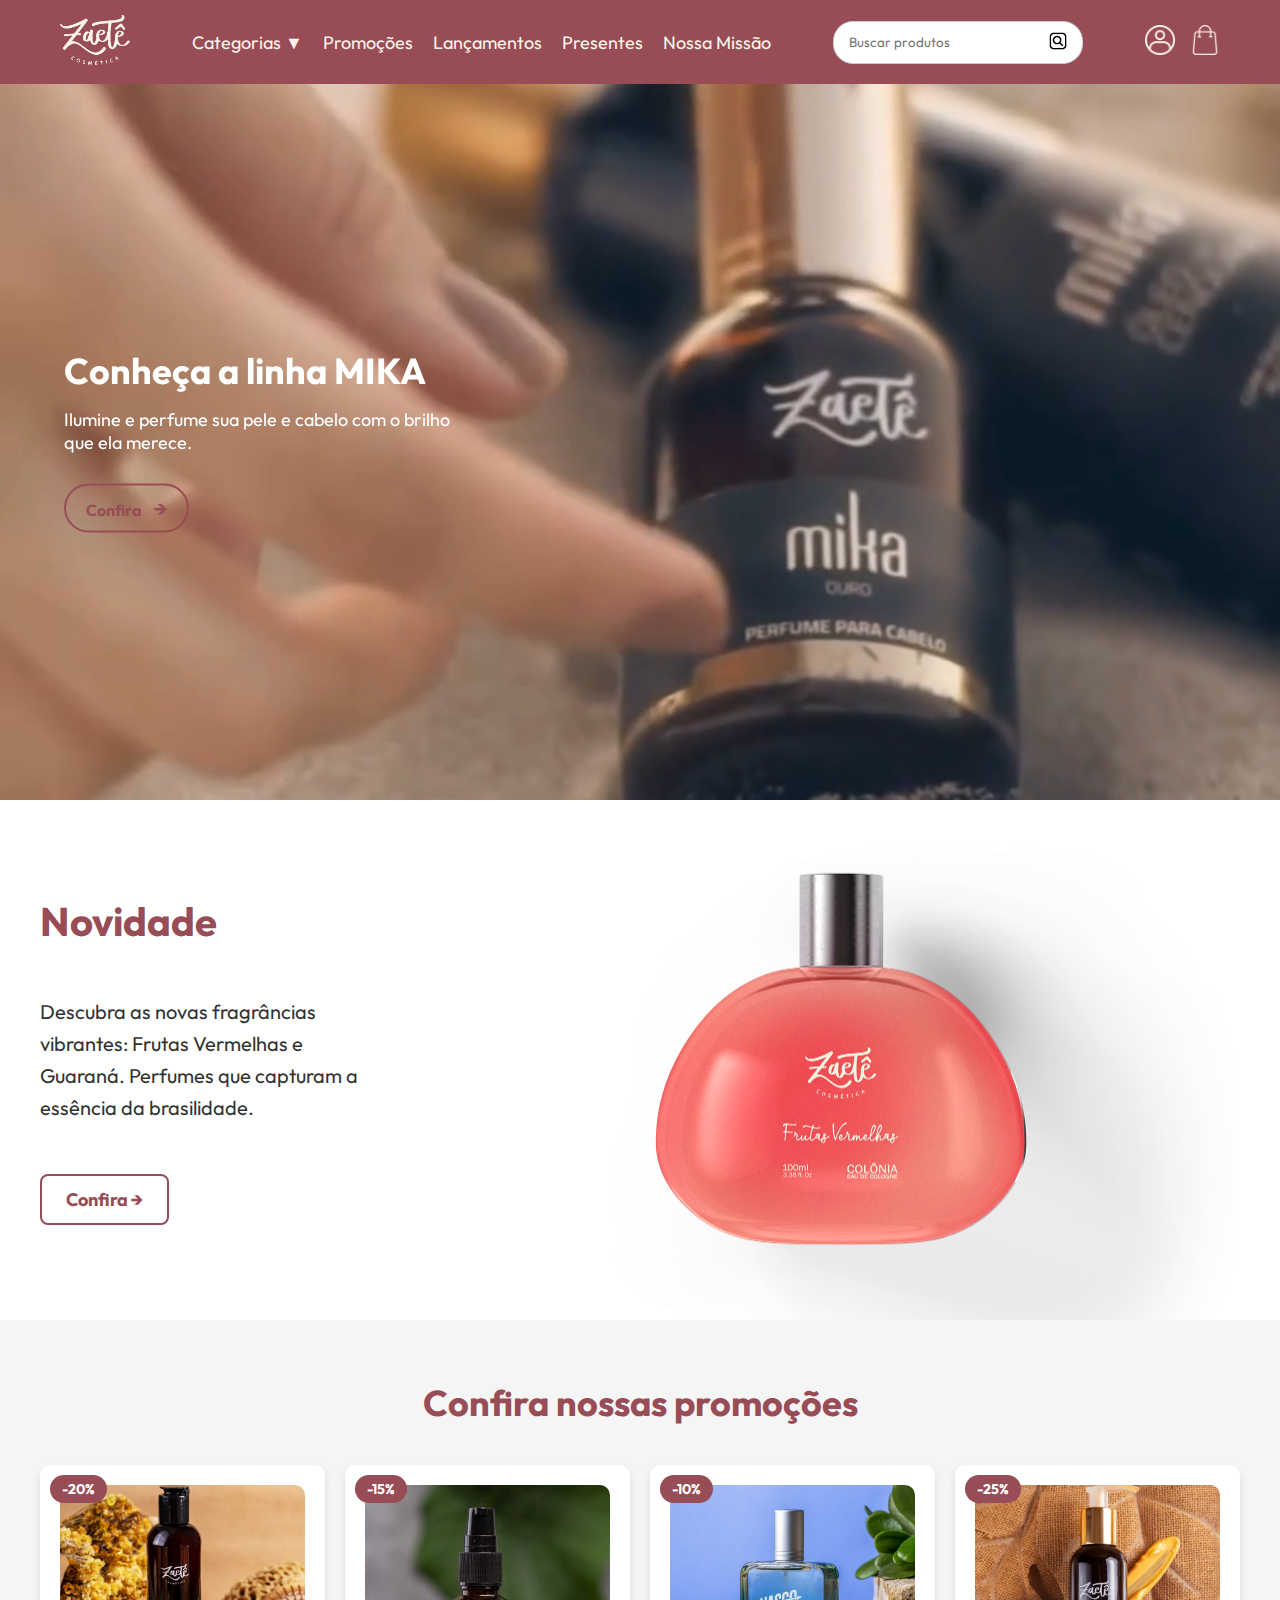
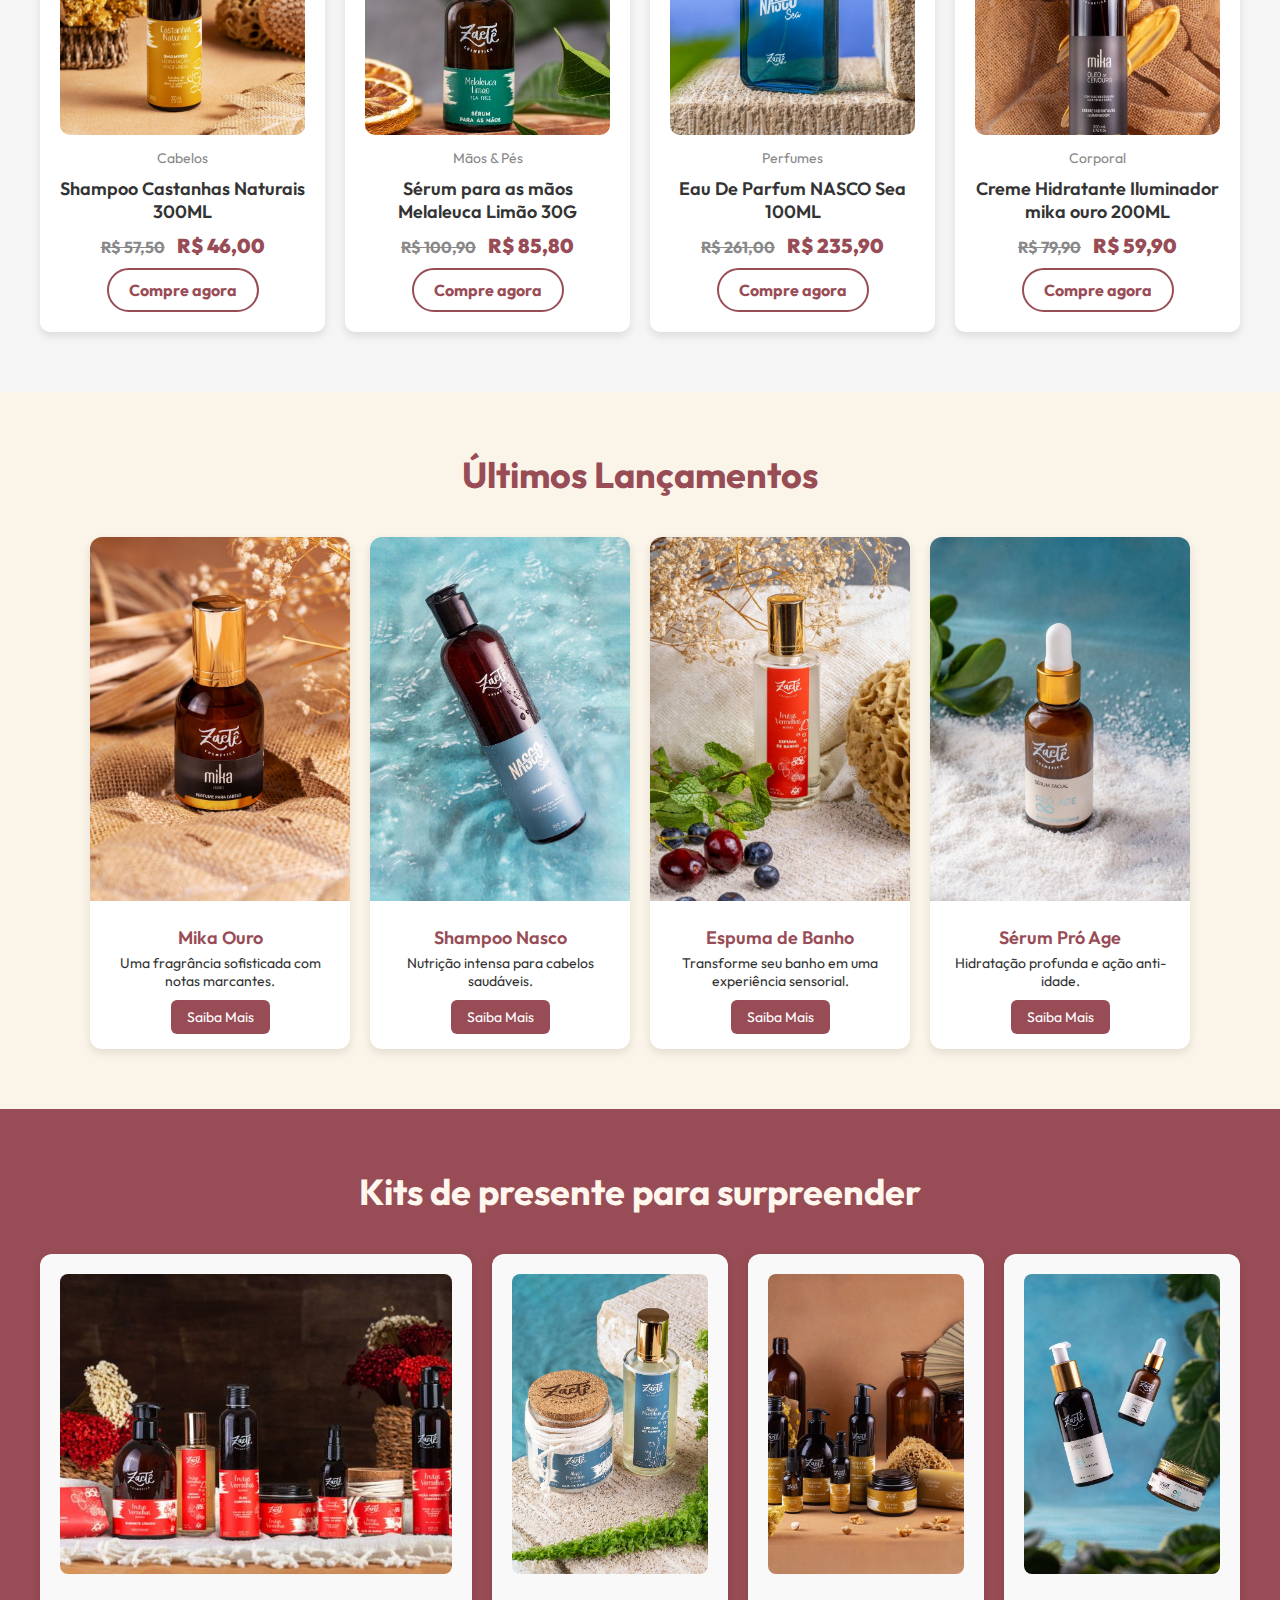
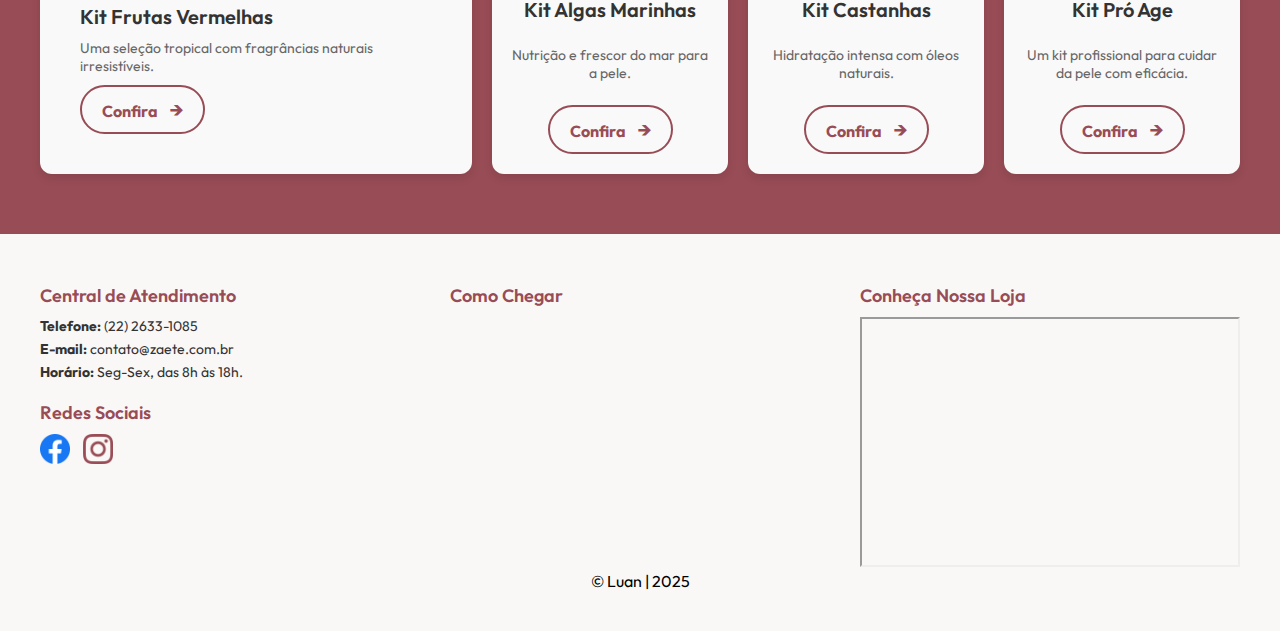
<file: index.html>
<!-- Lembrete: indexar as cores no photoshop, reduzir o PPI pra 71 e em último caso a resolução -->
<!-- <div> é o segredo para diagramar o site, separando por id e class (condições que aparecem em vários lugares diferentes) -->

<!DOCTYPE html>
<html lang="pt-br">
<head>
    <meta charset="UTF-8">
    <meta name="viewport" content="width=device-width, initial-scale=1.0">
    <title>Zaetê Cosmética</title>
    <link rel="icon" href="Imagens/logo-branco-transparente.png">

    <link rel="stylesheet" href="estilo.css">

    <link rel="preconnect" href="https://fonts.googleapis.com">
    <link rel="preconnect" href="https://fonts.gstatic.com" crossorigin>
    <link href="https://fonts.googleapis.com/css2?family=Outfit:wght@100..900&display=swap" rel="stylesheet">
</head>

<body>

    <header>
        <nav>
            <div class="nav-container">
                <!-- Logo -->
                <div class="logo-topo">
                    <a href="index.html">
                        <img src="Imagens/logo-branco-transparente.png" alt="Logo">
                        </a>
                </div>
        
                <!-- Links do Menu -->
                <div class="menu">
                    <div class="dropdown">
                        <a href="#" id="categorias-toggle">Categorias ▼</a>
                        <ul class="submenu" id="submenu">
                            <li><a href="#">Cabelos</a></li>
                            <li><a href="#">Mãos & Pés</a></li>
                            <li><a href="#">Perfumes</a></li>
                            <li><a href="#">Corporal</a></li>
                        </ul>
                    </div>
                    <a href="#promocoes">Promoções</a>
                    <a href="#ultimos-lancamentos">Lançamentos</a>
                    <a href="#kits-presente">Presentes</a>
                    <a href="tabela.html" target="_blank">Nossa Missão</a>
                </div>
        
                <!-- Barra de Pesquisa -->
                <div class="search-container">
                    <input type="text" class="search-bar" placeholder="Buscar produtos">
                    <button class="search-button">
                        <img src="Imagens/Lupa.png" alt="Buscar">
                    </button>
                </div>
        
                <!-- Ícones -->
                <div class="icons">
                    <a href="cadastro.html" target="_blank">
                        <img src="Imagens/Perfil.png" alt="Perfil">
                    </a>
                    <a href="#">
                        <img src="Imagens/Sacola.png" alt="Sacola">
                    </a>
                </div>
            </div>
        </nav>
        
    </header>

    <section class="video-container">
        <video autoplay loop muted>
            <source src="Vídeo/Mika (online-video-cutter.com).mp4" type="video/mp4">
        </video>
        <div class="texto-mika">
            <h1>Conheça a linha MIKA</h1>
            <p>Ilumine e perfume sua pele e cabelo com o brilho que ela merece.</p>
            <a href="galeria.html" target="_blank" class="botao-confira">Confira</a>
        </div>
    </section>

    <section id="novidade">
        <div class="novidade-container">
            <div class="novidade-texto">
                <h2>Novidade</h2>
                <p>Descubra as novas fragrâncias vibrantes: Frutas Vermelhas e Guaraná. Perfumes que capturam a essência da brasilidade.</p>
                <a href="#" class="botao-novidade">Confira →</a>
            </div>
            <div class="novidade-imagem">
                <img id="imagem-novidade" src="Produtos/Novidade/Frasco Frutas Vermelhas (sem fundo).png" alt="Perfume Frutas Vermelhas">
            </div>
        </div>
    </section>    
    
    <!-- <div id="novidades">
        <div class="conteudo">
            <div class="texto">
                <h1>Novidade</h1>
                <p>
                    Descubra as novas fragrâncias que conectam você com à brasilidade 
                    <br>
                    do nosso Guaraná e a doçura envolvente das Frutas Vermelhas. 
                </p>
                <a href="#" class="botao">Compre agora</a>
            </div>
            <div class="frutas-vermelhas-direita">
                <img src="Imagens/Frutas Vermelhas.png" alt="Frutas Vermelhas" width="400px">
            </div>
        </div>
    </div> -->

    <section id="promocoes">
        <h2>Confira nossas promoções</h2>
        <div class="grid-produtos">
            <div class="produto">
                <span class="desconto">-20%</span>
                <img src="Produtos/castanhas-naturais.jpg" alt="">
                <p class="categoria">Cabelos</p>
                <h3>Shampoo Castanhas Naturais 300ML</h3>
                <p class="preco"><s>R$ 57,50</s> <strong>R$ 46,00</strong></p>
                <a href="#" class="botao-compra">Compre agora</a>
            </div>
            <div class="produto">
                <span class="desconto">-15%</span>
                <img src="Produtos/melaleuca-limao.jpg" alt="">
                <p class="categoria">Mãos & Pés</p>
                <h3>Sérum para as mãos Melaleuca Limão 30G</h3>
                <p class="preco"><s>R$ 100,90</s> <strong>R$ 85,80</strong></p>
                <a href="#" class="botao-compra">Compre agora</a>
            </div>
            <div class="produto">
                <span class="desconto">-10%</span>
                <img src="Produtos/nasco-sea.jpg" alt="">
                <p class="categoria">Perfumes</p>
                <h3>Eau De Parfum NASCO Sea 100ML</h3>
                <p class="preco"><s>R$ 261,00</s> <strong>R$ 235,90</strong></p>
                <a href="#" class="botao-compra">Compre agora</a>
            </div>
            <div class="produto">
                <span class="desconto">-25%</span>
                <img src="Produtos/oleo-de-cenoura.jpg" alt="">
                <p class="categoria">Corporal</p>
                <h3>Creme Hidratante Iluminador mika ouro 200ML</h3>
                <p class="preco"><s>R$ 79,90</s> <strong>R$ 59,90</strong></p>
                <a href="#" class="botao-compra">Compre agora</a>
            </div>
        </div>
    </section> 

<section id="ultimos-lancamentos">
    <h2>Últimos Lançamentos</h2>
    <div class="lancamentos-container">
        <div class="lancamento-item">
            <img src="Produtos/ultimos-lançamentos/mika-ouro.jpg" alt="Mika Ouro">
            <div class="lancamento-info">
                <h3>Mika Ouro</h3>
                <p>Uma fragrância sofisticada com notas marcantes.</p>
                <a href="#" class="botao-lancamento">Saiba Mais</a>
            </div>
        </div>
        <div class="lancamento-item">
            <img src="Produtos/ultimos-lançamentos/nasco-shampoo.jpg" alt="Shampoo Nasco">
            <div class="lancamento-info">
                <h3>Shampoo Nasco</h3>
                <p>Nutrição intensa para cabelos saudáveis.</p>
                <a href="#" class="botao-lancamento">Saiba Mais</a>
            </div>
        </div>
        <div class="lancamento-item">
            <img src="Produtos/ultimos-lançamentos/fv-espuma-de-banho.jpg" alt="Espuma de Banho">
            <div class="lancamento-info">
                <h3>Espuma de Banho</h3>
                <p>Transforme seu banho em uma experiência sensorial.</p>
                <a href="#" class="botao-lancamento">Saiba Mais</a>
            </div>
        </div>
        <div class="lancamento-item">
            <img src="Produtos/ultimos-lançamentos/sérum-pró-age.jpg" alt="Sérum Pró Age">
            <div class="lancamento-info">
                <h3>Sérum Pró Age</h3>
                <p>Hidratação profunda e ação anti-idade.</p>
                <a href="#" class="botao-lancamento">Saiba Mais</a>
            </div>
        </div>
    </div>
</section>

<section id="kits-presente">
    <h2>Kits de presente para surpreender</h2>
    <div class="grid-kits">
        <div class="kit kit-horizontal">
            <img src="Produtos/kit-presente/kit-frutas.jpg" alt="Kit Frutas">
            <div class="info-kit">
                <h3>Kit Frutas Vermelhas</h3>
                <p>Uma seleção tropical com fragrâncias naturais irresistíveis.</p>
                <a href="#" class="botao-confira">Confira</a>
            </div>
        </div>
        <div class="kit">
            <img src="Produtos/kit-presente/kit-algas.jpg" alt="Kit Algas">
            <h3>Kit Algas Marinhas</h3>
            <p>Nutrição e frescor do mar para a pele.</p>
            <a href="#" class="botao-confira">Confira</a>
        </div>
        <div class="kit">
            <img src="Produtos/kit-presente/kit-castanhas.jpg" alt="Kit Castanhas">
            <h3>Kit Castanhas</h3>
            <p>Hidratação intensa com óleos naturais.</p>
            <a href="#" class="botao-confira">Confira</a>
        </div>
        <div class="kit">
            <img src="Produtos/kit-presente/kit-pró.jpg" alt="Kit Pró">
            <h3>Kit Pró Age</h3>
            <p>Um kit profissional para cuidar da pele com eficácia.</p>
            <a href="#" class="botao-confira">Confira</a>
        </div>
    </div>
</section>

<div class="footer-index">
    <footer>
        <div class="footer-container">
    
            <!-- Coluna 1: Central de Atendimento + Redes Sociais -->
            <div class="footer-col">
                <h3>Central de Atendimento</h3>
                <p><strong>Telefone:</strong> (22) 2633-1085</p>
                <p><strong>E-mail:</strong> contato@zaete.com.br</p>
                <p><strong>Horário:</strong> Seg-Sex, das 8h às 18h.</p>
    
                <div class="social-section">
                    <h3>Redes Sociais</h3>
                    <div class="social-icons">
                        <a href="https://www.facebook.com/zaetecosmetica/" target="_blank"><img src="footer/facebook.png" alt="Facebook" width="30px"></a>
                        <a href="https://www.instagram.com/zaetecosmetica/" target="_blank"><img src="footer/instagram.png" alt="Instagram" width="30px"></a>
                    </div>
                </div>
            </div>
    
            <!-- Coluna 2: Mapa -->
            <div class="footer-col">
                <h3>Como Chegar</h3>
                <iframe src="https://www.google.com/maps/embed?pb=!1m18!1m12!1m3!1d3679.2636988174404!2d-41.887875799999996!3d-22.7555931!2m3!1f0!2f0!3f0!3m2!1i1024!2i768!4f13.1!3m3!1m2!1s0x9655724fd6b1a7%3A0xb1e6f4911f545d3e!2sR.%20das%20Pedras%2C%20116%20-%20Lot.%20Triangulo%20de%20Buzios%2C%20B%C3%BAzios%20-%20RJ%2C%2028950-000!5e0!3m2!1spt-BR!2sbr!4v1742342977956!5m2!1spt-BR!2sbr"
                width="100%" height="200" style="border:0;" allowfullscreen="" loading="lazy">
                </iframe>
            </div>
    
            <!-- Coluna 3: Vídeo do YouTube Shorts -->
            <div class="footer-col">
                <h3>Conheça Nossa Loja</h3>
                <iframe 
                    width="100%" height="250" 
                    src="https://www.youtube.com/embed/mlQuRMGg0PY?controls=1" 
                    title="YouTube Shorts"
                    allowfullscreen>
                </iframe>
            </div>
        </div>

        <div class="footer-luan">
            <p>&copy; Luan | 2025</p>  
        </div>        
        
    </footer>
</div>  

<script src="script.js"></script>

</body>
</html>
</file>
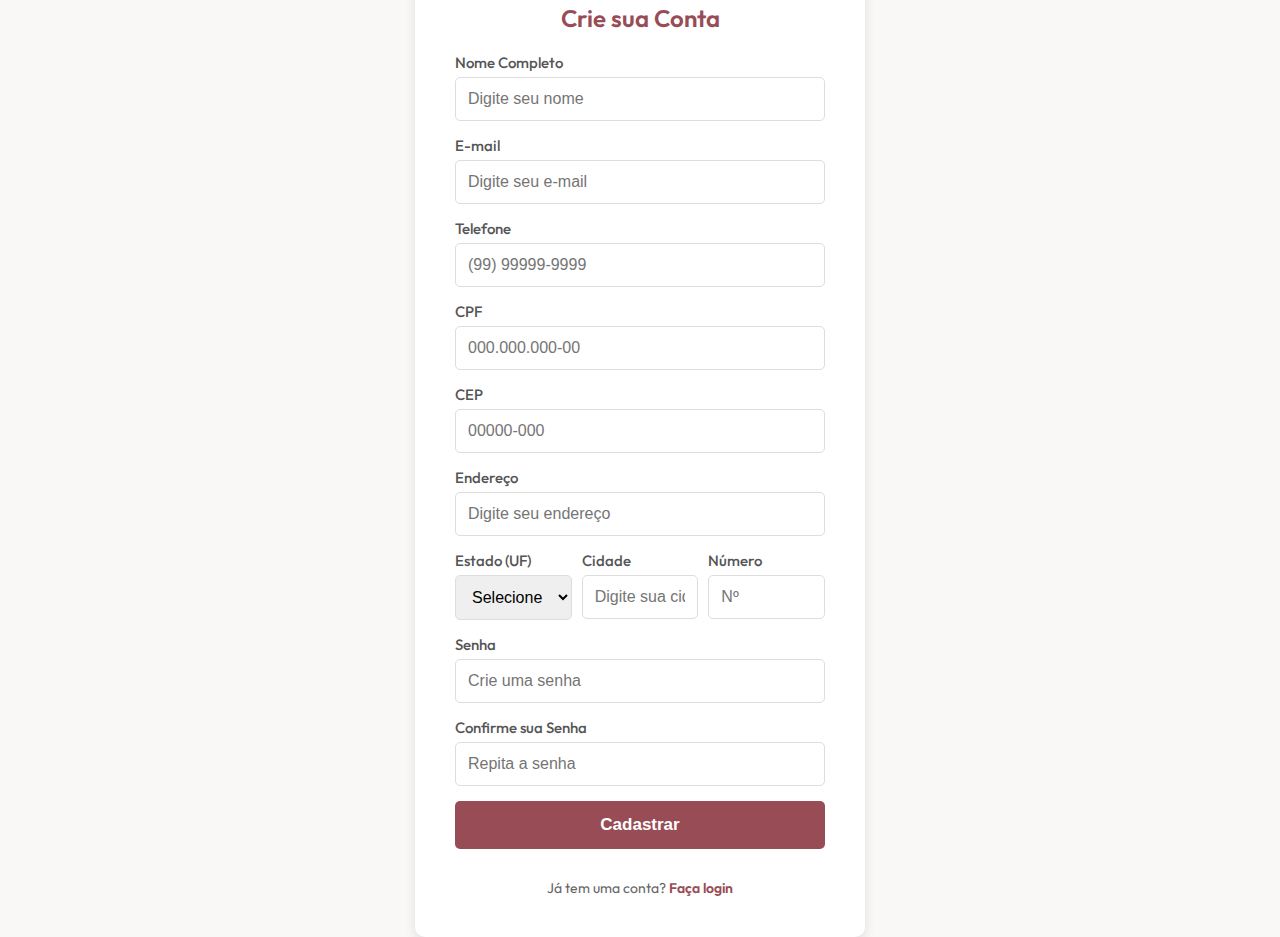
<file: cadastro.html>
<!DOCTYPE html>
<html lang="pt-br">
<head>
    <meta charset="UTF-8">
    <meta name="viewport" content="width=device-width, initial-scale=1.0">
    <title>Cadastro</title>
    <link rel="icon" href="Imagens/logo-branco-transparente.png">

    <link rel="stylesheet" href="estilo-cadastro.css">
 </head>

    <body>
    
        <div class="cadastro-container">
            <h2>Crie sua Conta</h2>
            <form id="cadastro-form">
                
                <label for="nome">Nome Completo</label>
                <input type="text" id="nome" name="nome" required placeholder="Digite seu nome">
    
                <label for="email">E-mail</label>
                <input type="email" id="email" name="email" required placeholder="Digite seu e-mail">
    
                <label for="telefone">Telefone</label>
                <input type="tel" id="telefone" name="telefone" required placeholder="(99) 99999-9999" maxlength="15" oninput="formatarTelefone(this)">
    
                <label for="cpf">CPF</label>
                <input type="text" id="cpf" name="cpf" required placeholder="000.000.000-00" maxlength="14" oninput="formatarCPF(this)">
    
                <label for="cep">CEP</label>
                <input type="text" id="cep" name="cep" required placeholder="00000-000" maxlength="9" oninput="formatarCEP(this)">
    
                <label for="endereco">Endereço</label>
                <input type="text" id="endereco" name="endereco" required placeholder="Digite seu endereço">
    
                <div class="input-group">
                    <div>
                        <label for="estado">Estado (UF)</label>
                        <select id="estado" name="estado" required>
                            <option value="">Selecione...</option>
                            <option value="SP">SP</option>
                            <option value="RJ">RJ</option>
                            <option value="MG">MG</option>
                            <option value="RS">RS</option>
                            <option value="BA">BA</option>
                        </select>
                    </div>
                    <div>
                        <label for="cidade">Cidade</label>
                        <input type="text" id="cidade" name="cidade" required placeholder="Digite sua cidade">
                    </div>
                    <div>
                        <label for="numero">Número</label>
                        <input type="text" id="numero" name="numero" required placeholder="Nº" maxlength="6">
                    </div>
                </div>
    
                <label for="senha">Senha</label>
                <input type="password" id="senha" name="senha" required placeholder="Crie uma senha">
    
                <label for="confirmar-senha">Confirme sua Senha</label>
                <input type="password" id="confirmar-senha" name="confirmar-senha" required placeholder="Repita a senha">
    
                <input type="submit" value="Cadastrar">
    
                <p>Já tem uma conta? <a href="#">Faça login</a></p>
            </form>
        </div>
    
    <script src="script-cadastro.js"></script>

</body>
</html>
</file>
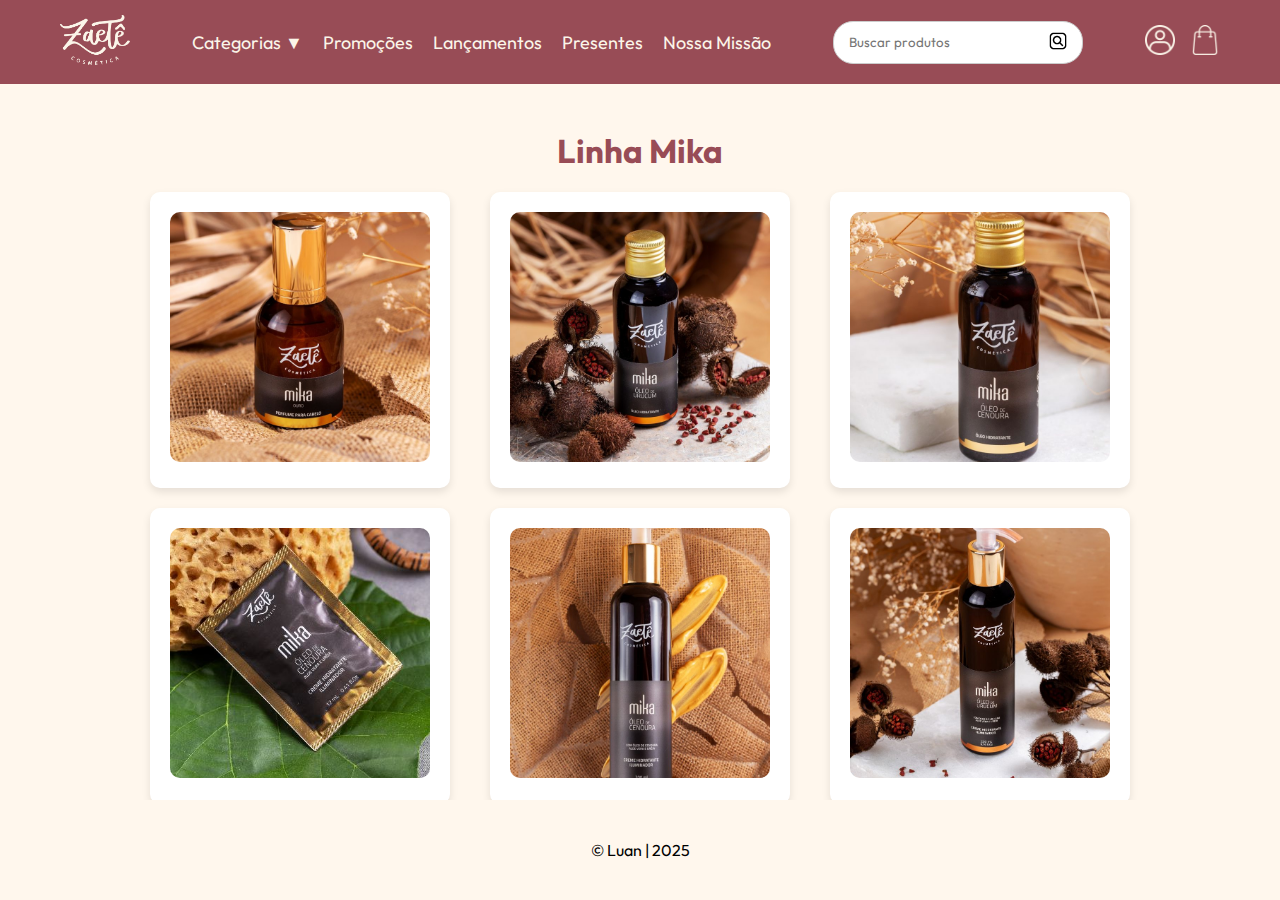
<file: galeria.html>
<!DOCTYPE html>
<html lang="pt-br">
<head>
    <meta charset="UTF-8">
    <meta name="viewport" content="width=device-width, initial-scale=1.0">
    <title>Linha MIKA</title>
    <link rel="icon" href="Imagens/logo-branco-transparente.png">

    <link rel="stylesheet" href="estilo.css">

    <link rel="preconnect" href="https://fonts.googleapis.com">
    <link rel="preconnect" href="https://fonts.gstatic.com" crossorigin>
    <link href="https://fonts.googleapis.com/css2?family=Outfit:wght@100..900&display=swap" rel="stylesheet">
</head>

<body>
    <header>
        <nav>
            <div class="nav-container">
                <!-- Logo -->
                <div class="logo-topo">
                    <a href="index.html">
                        <img src="Imagens/logo-branco-transparente.png" alt="Logo">
                        </a>
                </div>
        
                <!-- Links do Menu -->
                <div class="menu">
                    <div class="dropdown">
                        <a href="#" id="categorias-toggle">Categorias ▼</a>
                        <ul class="submenu" id="submenu">
                            <li><a href="#">Cabelos</a></li>
                            <li><a href="#">Mãos & Pés</a></li>
                            <li><a href="#">Perfumes</a></li>
                            <li><a href="#">Corporal</a></li>
                        </ul>
                    </div>
                    <a href="#promocoes">Promoções</a>
                    <a href="#ultimos-lancamentos">Lançamentos</a>
                    <a href="#kits-presente">Presentes</a>
                    <a href="tabela.html" target="_blank">Nossa Missão</a>
                </div>
        
                <!-- Barra de Pesquisa -->
                <div class="search-container">
                    <input type="text" class="search-bar" placeholder="Buscar produtos">
                    <button class="search-button">
                        <img src="Imagens/Lupa.png" alt="Buscar">
                    </button>
                </div>
        
                <!-- Ícones -->
                <div class="icons">
                    <a href="cadastro.html" target="_blank">
                        <img src="Imagens/Perfil.png" alt="Perfil">
                    </a>
                    <a href="#">
                        <img src="Imagens/Sacola.png" alt="Sacola">
                    </a>
                </div>
            </div>
        </nav>
        
    </header>

    <section id="galeria-mika">
        <h2>Linha Mika</h2>
        <div class="galeria-container">
            <div class="produto">
                <img src="Linha MIKA/perfume-para-cabelo.jpg" alt="Perfume para Cabelo">
                <div class="descricao">
                    <h3>Perfume para Cabelo</h3>
                    <p>Fórmula leve e perfumada para brilho e frescor ao longo do dia.</p>
                </div>
            </div>
            <div class="produto">
                <img src="Linha MIKA/óleo-hidratante-urucum.jpg" alt="Óleo Hidratante Urucum">
                <div class="descricao">
                    <h3>Óleo Hidratante Urucum</h3>
                    <p>Nutrição intensa e realce natural da pele com propriedades antioxidantes.</p>
                </div>
            </div>
            <div class="produto">
                <img src="Linha MIKA/óleo-hidratante-cenoura.jpg" alt="Óleo Hidratante Cenoura">
                <div class="descricao">
                    <h3>Óleo Hidratante Cenoura</h3>
                    <p>Rico em betacaroteno, hidrata profundamente e prepara a pele para o sol.</p>
                </div>
            </div>
            <div class="produto">
                <img src="Linha MIKA/sachê-creme-hidratante-iluminador.jpg" alt="Sachê Creme Iluminador">
                <div class="descricao">
                    <h3>Sachê Creme Hidratante Iluminador</h3>
                    <p>Textura leve e brilho suave para uma pele radiante a qualquer hora.</p>
                </div>
            </div>
            <div class="produto">
                <img src="Linha MIKA/creme-hidratante-iluminador-óleo-de-cenoura.jpg" alt="Creme Iluminador Cenoura">
                <div class="descricao">
                    <h3>Creme Iluminador Cenoura</h3>
                    <p>Hidratação intensa e um toque luminoso com ativos naturais da cenoura.</p>
                </div>
            </div>
            <div class="produto">
                <img src="Linha MIKA/creme-hidratante-iluminador-óleo-de-urucum.jpg" alt="Creme Iluminador Urucum">
                <div class="descricao">
                    <h3>Creme Iluminador Urucum</h3>
                    <p>Com propriedades antioxidantes, promove hidratação e luminosidade natural.</p>
                </div>
            </div>
        </div>
    </section>

    <footer>
    <div class="footer-luan-galeria">
        <p>&copy; Luan | 2025</p>  
    </div> 
    </footer>

    <script src="script.js"></script>
</body>
</html>
</file>
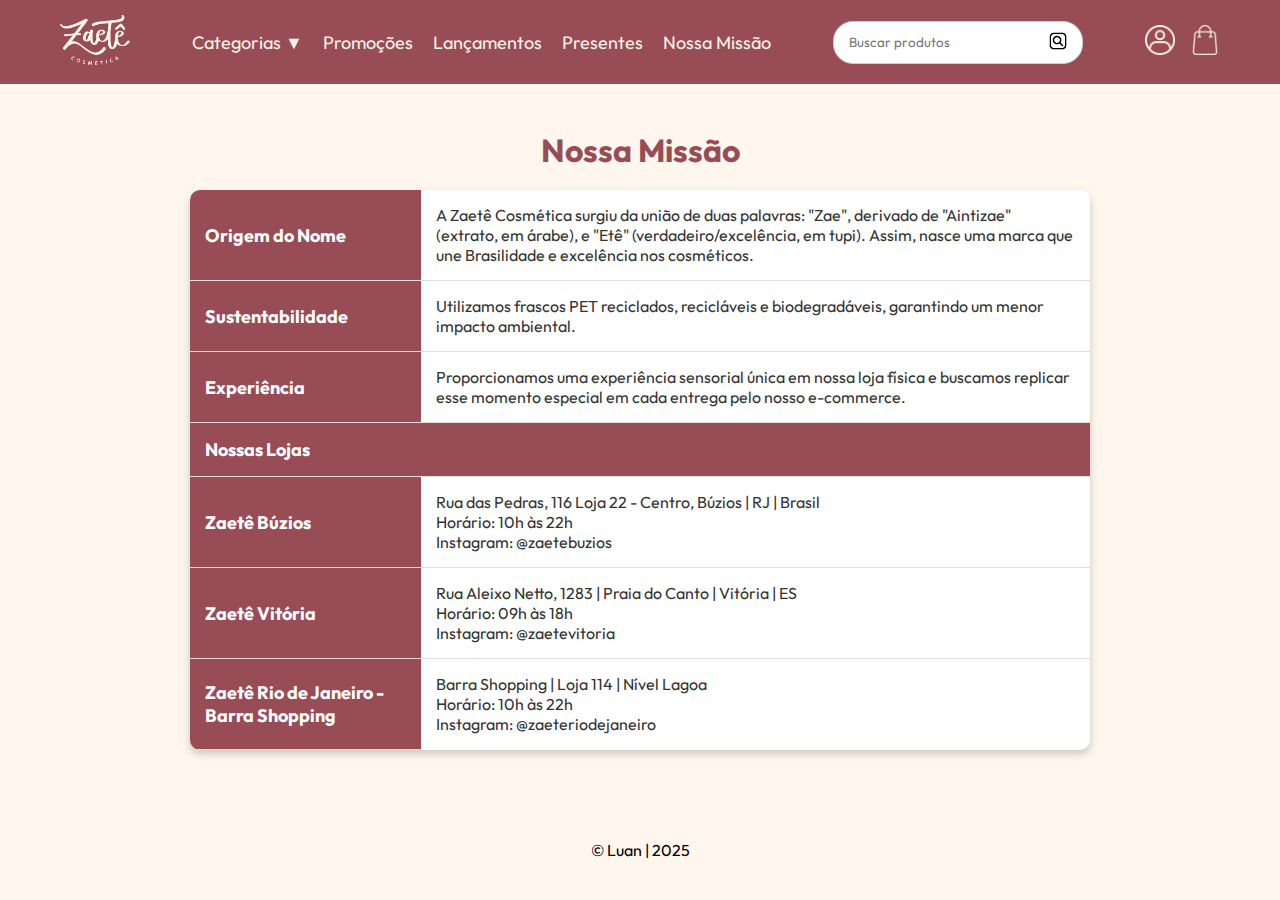
<file: tabela.html>
<!DOCTYPE html>
<html lang="pt-br">
<head>
    <meta charset="UTF-8">
    <meta name="viewport" content="width=device-width, initial-scale=1.0">
    <title>Nossa Missão</title>
    <link rel="icon" href="Imagens/logo-branco-transparente.png">

    <link rel="stylesheet" href="estilo.css">

    <link rel="preconnect" href="https://fonts.googleapis.com">
    <link rel="preconnect" href="https://fonts.gstatic.com" crossorigin>
    <link href="https://fonts.googleapis.com/css2?family=Outfit:wght@100..900&display=swap" rel="stylesheet">
</head>

<header>
    <nav>
        <div class="nav-container">
            <!-- Logo -->
            <div class="logo-topo">
                <a href="index.html">
                <img src="Imagens/logo-branco-transparente.png" alt="Logo">
                </a>
            </div>
    
            <!-- Links do Menu -->
            <div class="menu">
                <div class="dropdown">
                    <a href="#" id="categorias-toggle">Categorias ▼</a>
                    <ul class="submenu" id="submenu">
                        <li><a href="#">Cabelos</a></li>
                        <li><a href="#">Mãos & Pés</a></li>
                        <li><a href="#">Perfumes</a></li>
                        <li><a href="#">Corporal</a></li>
                    </ul>
                </div>
                <a href="#promocoes">Promoções</a>
                <a href="#ultimos-lancamentos">Lançamentos</a>
                <a href="#kits-presente">Presentes</a>
                <a href="tabela.html" target="_blank">Nossa Missão</a>
            </div>
    
            <!-- Barra de Pesquisa -->
            <div class="search-container">
                <input type="text" class="search-bar" placeholder="Buscar produtos">
                <button class="search-button">
                    <img src="Imagens/Lupa.png" alt="Buscar">
                </button>
            </div>
    
            <!-- Ícones -->
            <div class="icons">
                <a href="cadastro.html" target="_blank">
                    <img src="Imagens/Perfil.png" alt="Perfil">
                </a>
                <a href="#">
                    <img src="Imagens/Sacola.png" alt="Sacola">
                </a>
            </div>
        </div>
    </nav>
    
</header>

<main>
    <section class="tabela-missao-container">
        <h2>Nossa Missão</h2>
        <table class="tabela-missao">
            <tr>
                <th>Origem do Nome</th>
                <td>A Zaetê Cosmética surgiu da união de duas palavras: "Zae", derivado de "Aintizae" (extrato, em árabe), e "Etê" (verdadeiro/excelência, em tupi). Assim, nasce uma marca que une Brasilidade e excelência nos cosméticos.</td>
            </tr>
            <tr>
                <th>Sustentabilidade</th>
                <td>Utilizamos frascos PET reciclados, recicláveis e biodegradáveis, garantindo um menor impacto ambiental.</td>
            </tr>
            <tr>
                <th>Experiência</th>
                <td>Proporcionamos uma experiência sensorial única em nossa loja física e buscamos replicar esse momento especial em cada entrega pelo nosso e-commerce.</td>
            </tr>
            <tr>
                <th colspan="2">Nossas Lojas</th>
            </tr>
            <tr>
                <th>Zaetê Búzios</th>
                <td>Rua das Pedras, 116 Loja 22 - Centro, Búzios | RJ | Brasil <br> Horário: 10h às 22h <br> Instagram: @zaetebuzios</td>
            </tr>
            <tr>
                <th>Zaetê Vitória</th>
                <td>Rua Aleixo Netto, 1283 | Praia do Canto | Vitória | ES <br> Horário: 09h às 18h <br> Instagram: @zaetevitoria</td>
            </tr>
            <tr>
                <th>Zaetê Rio de Janeiro - Barra Shopping</th>
                <td>Barra Shopping | Loja 114 | Nível Lagoa <br> Horário: 10h às 22h <br> Instagram: @zaeteriodejaneiro</td>
            </tr>
        </table>
    </section>
</main>

<footer>
    <div class="footer-luan-tabela">
        <p>&copy; Luan | 2025</p>  
    </div> 
    </footer>

<script src="script.js"></script>
</body>
</html>
</file>
<file: estilo.css>
/* Estilo da navegação */
/* Estilização da barra de navegação */
/* Resetando estilos básicos */
* {
    margin: 0;
    padding: 0;
    box-sizing: border-box;
}

/* Estilos do NAV */

nav {
    background-color: #984C56;
    padding: 15px 0;
    position: fixed;
    width: 100%;
    top: 0; /* Em vez de -80px */
    z-index: 1000;
    transition: none; /* Remove a animação */
}

/* Container principal da NAV */
.nav-container {
    display: flex;
    align-items: center;
    justify-content: space-between;
    max-width: 1200px;
    margin: 0 auto;
    padding: 0 20px;
}

/* Logo */
.logo-topo img {
    height: 50px;
    width: auto; /* Evita esticamento */
}

/* Menu */
.menu {
    display: flex;
    gap: 20px;
}

/* Links do menu */
.menu a {
    font-family: Outfit, Helvetica, sans-serif;
    font-size: 18px;
    color: #FBF5E9;
    text-decoration: none;
    transition: 0.3s;
}

.menu a:hover {
    opacity: 0.8;
}

/* Dropdown (Menu Suspenso) */
.dropdown {
    position: relative;
}

.dropdown .submenu {
    display: none;
    position: absolute;
    background: white;
    list-style: none;
    top: 40px;
    left: 0;
    padding: 10px 0;
    border-radius: 8px;
    box-shadow: 0px 4px 8px rgba(0, 0, 0, 0.1);
    width: 150px; /* Aumenta largura do submenu */
}

/* Itens do submenu */
.submenu li {
    padding: 8px 20px;
    white-space: nowrap; /* Evita quebra de linha */
}

.submenu li a {
    color: #333;
    text-decoration: none;
    font-size: 16px;
}

.submenu li a:hover {
    color: #984C56;
}

/* Barra de Pesquisa */
.search-container {
    display: flex;
    align-items: center;
    background: white;
    border-radius: 20px;
    padding: 5px 10px;
    border: 1px solid #ccc;
    max-width: 250px;
}

/* Campo de texto */
.search-bar {
    border: none;
    outline: none;
    font-family: Outfit, Helvetica, sans-serif;
    width: 100%;
    padding: 5px;
}

/* Botão da lupa */
.search-button {
    background: none;
    border: none;
    cursor: pointer;
    padding: 5px;
}

.search-button img {
    width: 18px;
}

/* Ícones */
.icons {
    display: flex;
    gap: 15px;
}

.icons img {
    width: 30px;
    cursor: pointer;
    transition: 0.3s;
}

.icons img:hover {
    opacity: 0.8;
}

/* Responsividade */
@media (max-width: 768px) {
    .nav-container {
        flex-direction: column;
        align-items: center;
        text-align: center;
    }

    .menu {
        flex-direction: column;
        gap: 10px;
    }
}

/* VÍDEO */

.video-container {
    position: relative;
    width: 100%; /* Ocupa toda a largura da tela */
    height: 80vh; /* Define uma altura proporcional */
    overflow: hidden; /* Garante que não haja margem branca */
}

.video-container video {
    width: 100%; /* Garante que o vídeo cubra toda a largura */
    height: 100%;
    object-fit: cover; /* Ajusta o vídeo sem distorcer */
}

.texto-mika {
    position: absolute;
    top: 50%;
    left: 5%; /* Mantém alinhado à esquerda */
    transform: translateY(-50%);
    color: white;
    font-family: Outfit, Helvetica, sans-serif;
    max-width: 400px;
}

.texto-mika h1 {
    font-size: 36px;
    margin-bottom: 15px;
}

.texto-mika p {
    font-size: 18px;
    margin-bottom: 20px;
}

.botao-confira {
    display: flex;
    align-items: center;
    font-size: 18px;
    color: white;
    text-decoration: none;
    border: 2px solid white;
    padding: 10px 20px;
    border-radius: 5px;
    transition: background 0.3s, color 0.3s;
}

.botao-confira:hover {
    background: white;
    color: #984C56;
}

.botao-confira::after {
    content: " →";
    font-size: 20px;
    margin-left: 8px;
}

/* FIM DO VÍDEO */

/* NOVIDADES */


#novidade {
    background-color: #fff; /* Fundo branco */
    padding: 60px 20px;
    display: flex;
    justify-content: center;
    overflow: hidden; /* Impede que o fundo cresça além do necessário */
}

.novidade-container {
    display: flex;
    align-items: center;
    justify-content: space-between;
    max-width: 1200px;
    width: 100%;
    gap: 50px;
    min-height: 400px; /* Evita que o fundo se expanda excessivamente */
}

.novidade-imagem {
    flex: 1;
    display: flex;
    justify-content: center;
    align-items: center; /* Mantém a imagem centralizada verticalmente */
    max-height: 400px; /* Impede o crescimento excessivo do fundo */
}

.novidade-imagem img {
    width: 800px; /* Mantém a imagem grande */
    height: auto;
    max-height: 100%; /* Mantém a imagem dentro do container */
    transition: opacity 0.5s ease-in-out;
}

.novidade-texto {
    flex: 1;
    display: flex;
    flex-direction: column;
    align-items: flex-start;
    font-family: Outfit, Helvetica, sans-serif;
    max-width: 600px; /* Aumenta a largura da área do texto */
}

.novidade-texto p {
    font-size: 20px;
    color: #333;
    max-width: 100%; /* Garante que o texto não fique tão restrito */
    line-height: 1.6; /* Melhora a legibilidade */
}

.novidade-texto h2 {
    font-size: 40px;
    color: #984C56;
    margin-bottom: 50px;
}


.botao-novidade {
    display: inline-flex;
    align-items: center;
    background: none;
    color: #984C56;
    font-size: 18px;
    font-weight: bold;
    text-decoration: none;
    border: 2px solid #984C56;
    padding: 12px 24px;
    border-radius: 8px;
    transition: 0.3s;
    margin-top: 50px;
}

.botao-novidade:hover {
    background: #984C56;
    color: #fff;
}

/* FIM DAS NOVIDADES */

body {
    margin: 0px;
    background-color: #fff7ed;
    padding-top: 80px; /* Ajusta conforme a altura da navbar */
    
}

h1 {
    font-size: 75px;
    margin-top: 0px;
    font-family: Outfit, Helvetica, sans-serif;
}

.logo-topo {
    /* float: left; */
    vertical-align: middle;
    display: inline-block;
}

/* footer {
    font-family: Outfit, Helvetica, sans-serif;
    font-size: 15px;
    color: #FBF5E9;
    background-color: #984C56;
    padding: 25px;
    text-align: center;
} */

.perfil {
    text-align: right;
    float: right;
    margin-right: 25px;
    margin-top: 20px;
}

.sacola {
    text-align: right;
    float: right;
    margin-top: 20px;
    margin-right: 25px;
}

.compre-agora {
    display: inline-block;
    margin: 10px;
    vertical-align: middle;
}

.centro-compre-agora {
    text-align: center;
}

.botao {
    display: inline-block;
    margin-top: 20px; /* Espaço entre o texto e o botão */
    padding: 12px 24px;
    background-color: #984c56;
    color: white;
    font-size: 16px;
    font-weight: bold;
    text-decoration: none; /* Remove sublinhado do link */
    border-radius: 999px; /* Faz o botão ficar totalmente arredondado */
    transition: 0.3s ease-in-out;
}

.botao:hover {
    background-color: #7e3f47; /* Efeito hover (escurece o botão) */
    transform: scale(1.05); /* Efeito de leve crescimento */
}

/* CONFIRA NOSSAS PROMOÇÕES */

#promocoes {
    background-color: #f5f5f5; /* Fundo suave */
    padding: 60px 20px;
    text-align: center;
    font-family: Outfit, Helvetica, sans-serif; /* Define a fonte para toda a seção */
}

#promocoes h2 {
    font-size: 36px;
    margin-bottom: 40px;
    color: #984C56;
}

.grid-produtos {
    display: grid;
    grid-template-columns: repeat(4, 1fr); /* 4 colunas */
    gap: 20px; /* Espaçamento entre os produtos */
    max-width: 1200px;
    margin: 0 auto;
}

.produto {
    background: white;
    padding: 20px;
    border-radius: 12px;
    box-shadow: 0px 4px 10px rgba(0, 0, 0, 0.1);
    text-align: center;
    transition: transform 0.3s ease-in-out;
    position: relative; /* Necessário para a etiqueta de desconto */
}

.produto:hover {
    transform: scale(1.05); /* Efeito de zoom ao passar o mouse */
}

.produto img {
    width: 100%;
    border-radius: 8px;
    max-height: 250px; /* Evita imagens muito grandes */
    object-fit: cover;
}

.categoria {
    font-size: 14px;
    color: #888;
    margin-top: 10px;
}

h3 {
    font-size: 18px;
    color: #333;
    margin: 10px 0;
    font-weight: 600;
}

/* Preço original riscado */
.preco {
    font-size: 20px;
    font-weight: bold;
    color: #984c56;
}

.preco s {
    font-size: 16px;
    color: #888;
    text-decoration: line-through;
    margin-right: 8px;
}

/* Etiqueta de desconto */
.desconto {
    position: absolute;
    top: 10px;
    left: 10px;
    background-color: #984c56;
    color: white;
    font-size: 14px;
    font-weight: bold;
    padding: 5px 12px;
    border-radius: 20px;
}

/* Botão "Compre Agora" apenas com traçado */
.botao-compra {
    display: inline-block;
    margin-top: 10px;
    padding: 10px 20px;
    color: #984c56; /* Cor da borda e do texto */
    text-decoration: none;
    font-size: 16px;
    font-weight: bold;
    border: 2px solid #984c56; /* Borda vermelha */
    border-radius: 50px;
    background-color: transparent; /* Fundo transparente */
    transition: all 0.3s ease-in-out;
}

.botao-compra:hover {
    background-color: #984c56; /* Fica colorido ao passar o mouse */
    color: white; /* Texto branco no hover */
    transform: scale(1.05);
}

/* Kits presente */

#kits-presente {
    background-color: #984C56;
    padding: 60px 20px;
    text-align: center;
    font-family: Outfit, Helvetica, sans-serif;
}

#kits-presente h2 {
    font-size: 36px;
    margin-bottom: 40px;
    color:rgb(255, 247, 237);
}

/* Ajusta o layout para uma única linha */
.grid-kits {
    display: flex;
    align-items: stretch;
    gap: 20px;
    max-width: 1200px;
    margin: 0 auto;
}

.kit {
    background: #f9f9f9;
    padding: 20px;
    border-radius: 12px;
    box-shadow: 0px 4px 10px rgba(0, 0, 0, 0.1);
    transition: transform 0.3s ease-in-out;
    flex: 1; /* Garante que os kits fiquem na mesma linha */
    display: flex;
    flex-direction: column;
    align-items: center;
    justify-content: space-between;
}

.kit-horizontal {
    flex: 2; /* O Kit Frutas ocupa o dobro do espaço */
    display: flex;
    align-items: center;
    text-align: left;
}

.kit-horizontal img {
    width: 50%;
    border-radius: 8px;
}

.info-kit {
    padding: 20px;
}

.kit img {
    width: 100%;
    height: auto;
    border-radius: 8px;
}

.kit h3 {
    font-size: 20px;
    color: #333;
    margin: 10px 0;
}

.kit p {
    font-size: 14px;
    color: #666;
}

/* Botão apenas com traçado */
.botao-confira {
    display: inline-block;
    margin-top: 10px;
    padding: 10px 20px;
    color: #984C56;
    text-decoration: none;
    font-size: 16px;
    font-weight: bold;
    border: 2px solid #984C56;
    border-radius: 50px;
    background-color: transparent;
    transition: all 0.3s ease-in-out;
}

.botao-confira:hover {
    background-color: #984C56;
    color: white;
    transform: scale(1.05);
}

.kit img {
    width: 100%;
    height: 300px; /* Define uma altura fixa para alinhar todas as imagens */
    object-fit: cover; /* Garante que a imagem se ajuste sem distorção */
    border-radius: 8px;
}

/* ÚLTIMOS LANÇAMENTOS */

#ultimos-lancamentos {
    background-color: #FBF5E9; /* Fundo neutro */
    padding: 60px 20px;
    text-align: center;
}

#ultimos-lancamentos h2 {
    font-size: 36px;
    color: #984C56;
    margin-bottom: 40px;
    font-family: Outfit, Helvetica, sans-serif;
}

.lancamentos-container {
    display: flex;
    justify-content: center;
    gap: 20px;
    max-width: 1200px;
    margin: 0 auto;
    flex-wrap: wrap;
}

.lancamento-item {
    background: white;
    border-radius: 12px;
    overflow: hidden;
    width: 260px;
    box-shadow: 0px 4px 10px rgba(0, 0, 0, 0.1);
    transition: transform 0.3s ease-in-out;
}

.lancamento-item:hover {
    transform: translateY(-5px);
}

.lancamento-item img {
    width: 100%;
    height: auto;
    display: block;
}

.lancamento-info {
    padding: 15px;
    text-align: center;
}

.lancamento-info h3 {
    font-size: 18px;
    color: #984C56;
    margin-bottom: 5px;
    font-family: Outfit, Helvetica, sans-serif;
}

.lancamento-info p {
    font-size: 14px;
    color: #333;
    margin-bottom: 10px;
    font-family: Outfit, Helvetica, sans-serif;
}

.botao-lancamento {
    display: inline-block;
    background-color: #984C56;
    color: #fff;
    padding: 8px 16px;
    border-radius: 6px;
    font-size: 14px;
    text-decoration: none;
    transition: 0.3s;
    font-family: Outfit, Helvetica, sans-serif;
}

.botao-lancamento:hover {
    background-color: #7d3d45;
}


/* FOOTER */

/* Estilos do Footer */

.footer-index {
    background-color: #FAF8F6;
    padding: 40px 0;
    font-family: Outfit, Helvetica, sans-serif;
}

.footer-container {
    display: flex;
    justify-content: space-between;
    align-items: flex-start;
    max-width: 1200px;
    margin: auto;
    gap: 30px;
}

.footer-col {
    flex: 1;
    min-width: 250px;
}

.footer-col h3 {
    font-size: 18px;
    color: #984C56;
    margin-bottom: 10px;
}

.footer-col p {
    font-size: 14px;
    color: #333;
    margin-bottom: 5px;
}

.social-section {
    margin-top: 20px;
}

.social-icons a {
    margin-right: 10px;
    transition: opacity 0.3s ease;
}

.social-icons a:hover {
    opacity: 0.7;
}

/* Responsividade */
@media (max-width: 768px) {
    .footer-container {
        flex-direction: column;
        align-items: center;
        text-align: center;
    }

    .footer-col {
        width: 100%;
        margin-bottom: 20px;
    }
}

.footer-luan {
    text-align: center;
    width: 100%; /* Garante que ocupa toda a largura do footer */
}

.footer-luan-galeria {
    position: fixed;
    bottom: 0;
    left: 0;
    text-align: center;
    width: 100%; /* Garante que ocupa toda a largura do footer */
    background-color: #fff7ed;
    padding: 40px 0;
    font-family: Outfit, Helvetica, sans-serif;
}

.footer-luan-tabela {
    position: fixed;
    bottom: 0;
    left: 0;
    text-align: center;
    width: 100%; /* Garante que ocupa toda a largura do footer */
    background-color: #fff7ed;
    padding: 40px 0;
    font-family: Outfit, Helvetica, sans-serif;
}


/* GALERIA */
#galeria-mika h2 {
    margin-bottom: 20px; /* Ajuste conforme necessário */
}

#galeria-mika {
    display: block; /* Garante que não seja afetado por flex/grid */
    color: #984C56;
    font-family: Outfit, Helvetica, sans-serif;
    font-size: 22px;
    text-align: center;
    margin: 50px auto;
}

.galeria-container {
    display: grid;
    grid-template-columns: repeat(3, 1fr);
    gap: 20px;
    justify-items: center;
    max-width: 1000px;
    margin: 0 auto;
}

.produto {
    position: relative;
    overflow: hidden;
    width: 100%;
    max-width: 300px;
    border-radius: 10px;
    box-shadow: 0px 4px 8px rgba(0, 0, 0, 0.1);
    transition: transform 0.3s ease-in-out;
}

.produto img {
    width: 100%;
    height: auto;
    border-radius: 10px;
}

/* NOVO HOVER */
.descricao {
    position: absolute;
    bottom: 0;
    left: 0;
    width: 100%;
    background: white;
    color: black;
    padding: 15px;
    text-align: center;
    opacity: 0;
    transform: translateY(100%);
    transition: opacity 0.3s, transform 0.3s;
    font-size: 14px;
    border-radius: 10px;
}

.descricao h3 {
    color: #984C56;
    font-size: 16px;
    margin-bottom: 5px;
    font-weight: 600;
}

.produto:hover .descricao {
    opacity: 1;
    transform: translateY(0);
}

.produto:hover {
    transform: scale(1.05);
}

/* TABELA */

.tabela-missao-container {
    max-width: 900px;
    margin: 50px auto;
    text-align: center;
    font-family: Outfit, Helvetica, sans-serif;
}

.tabela-missao-container h2 {
    font-size: 32px;
    color: #984C56;
    margin-bottom: 20px;
}

.tabela-missao {
    width: 100%;
    border-collapse: collapse;
    background-color: #fff;
    border-radius: 10px;
    overflow: hidden;
    box-shadow: 0 4px 8px rgba(0, 0, 0, 0.2);
}

.tabela-missao th, .tabela-missao td {
    padding: 15px;
    text-align: left;
    border-bottom: 1px solid #ddd;
}

.tabela-missao th {
    background-color: #984C56;
    color: white;
    font-size: 18px;
}

.tabela-missao td {
    font-size: 16px;
    color: #333;
}

.tabela-missao tr:last-child td {
    border-bottom: none;
}

@media (max-width: 768px) {
    .tabela-missao th, .tabela-missao td {
        padding: 12px;
        font-size: 14px;
    }
}
</file>
<file: estilo-cadastro.css>
/* Importação da fonte */
@import url('https://fonts.googleapis.com/css2?family=Outfit:wght@300;400;600&display=swap');

/* Reset básico */
* {
    margin: 0;
    padding: 0;
    box-sizing: border-box;
}

/* Configuração do corpo */
body {
    font-family: 'Outfit', sans-serif;
    background-color: #FAF8F6;
    display: flex;
    justify-content: center;
    align-items: center;
    height: 100vh;
}

/* Container do formulário */
.cadastro-container {
    background-color: #FFFFFF;
    padding: 40px;
    border-radius: 10px;
    box-shadow: 0 4px 12px rgba(0, 0, 0, 0.1);
    width: 100%;
    max-width: 450px;
    text-align: left;
}

/* Título */
.cadastro-container h2 {
    color: #984C56;
    font-size: 24px;
    font-weight: 600;
    text-align: center;
    margin-bottom: 20px;
}

/* Campos de input */
label {
    font-size: 15px;
    font-weight: 500;
    color: #555;
    display: block;
    margin-bottom: 5px;
}

input, select {
    width: 100%;
    padding: 12px;
    margin-bottom: 15px;
    border: 1px solid #ddd;
    border-radius: 5px;
    font-size: 16px;
    outline: none;
    transition: border-color 0.3s ease;
}

input:focus, select:focus {
    border-color: #984C56;
}

/* Grupo de inputs (Estado, Cidade, Número) */
.input-group {
    display: flex;
    gap: 10px;
}

.input-group div {
    flex: 1;
}

/* Botão */
input[type="submit"] {
    background-color: #984C56;
    color: #fff;
    cursor: pointer;
    border: none;
    padding: 14px;
    font-size: 17px;
    border-radius: 5px;
    font-weight: 600;
    transition: background-color 0.3s ease;
}

input[type="submit"]:hover {
    background-color: #7b2b3c;
}

/* Link de login */
.cadastro-container p {
    font-size: 14px;
    text-align: center;
    margin-top: 15px;
    color: #666;
}

.cadastro-container p a {
    color: #984C56;
    font-weight: 600;
    text-decoration: none;
}

.cadastro-container p a:hover {
    text-decoration: underline;
}

/* Responsividade */
@media (max-width: 500px) {
    .cadastro-container {
        padding: 30px;
    }

    .input-group {
        flex-direction: column;
    }
}
</file>
